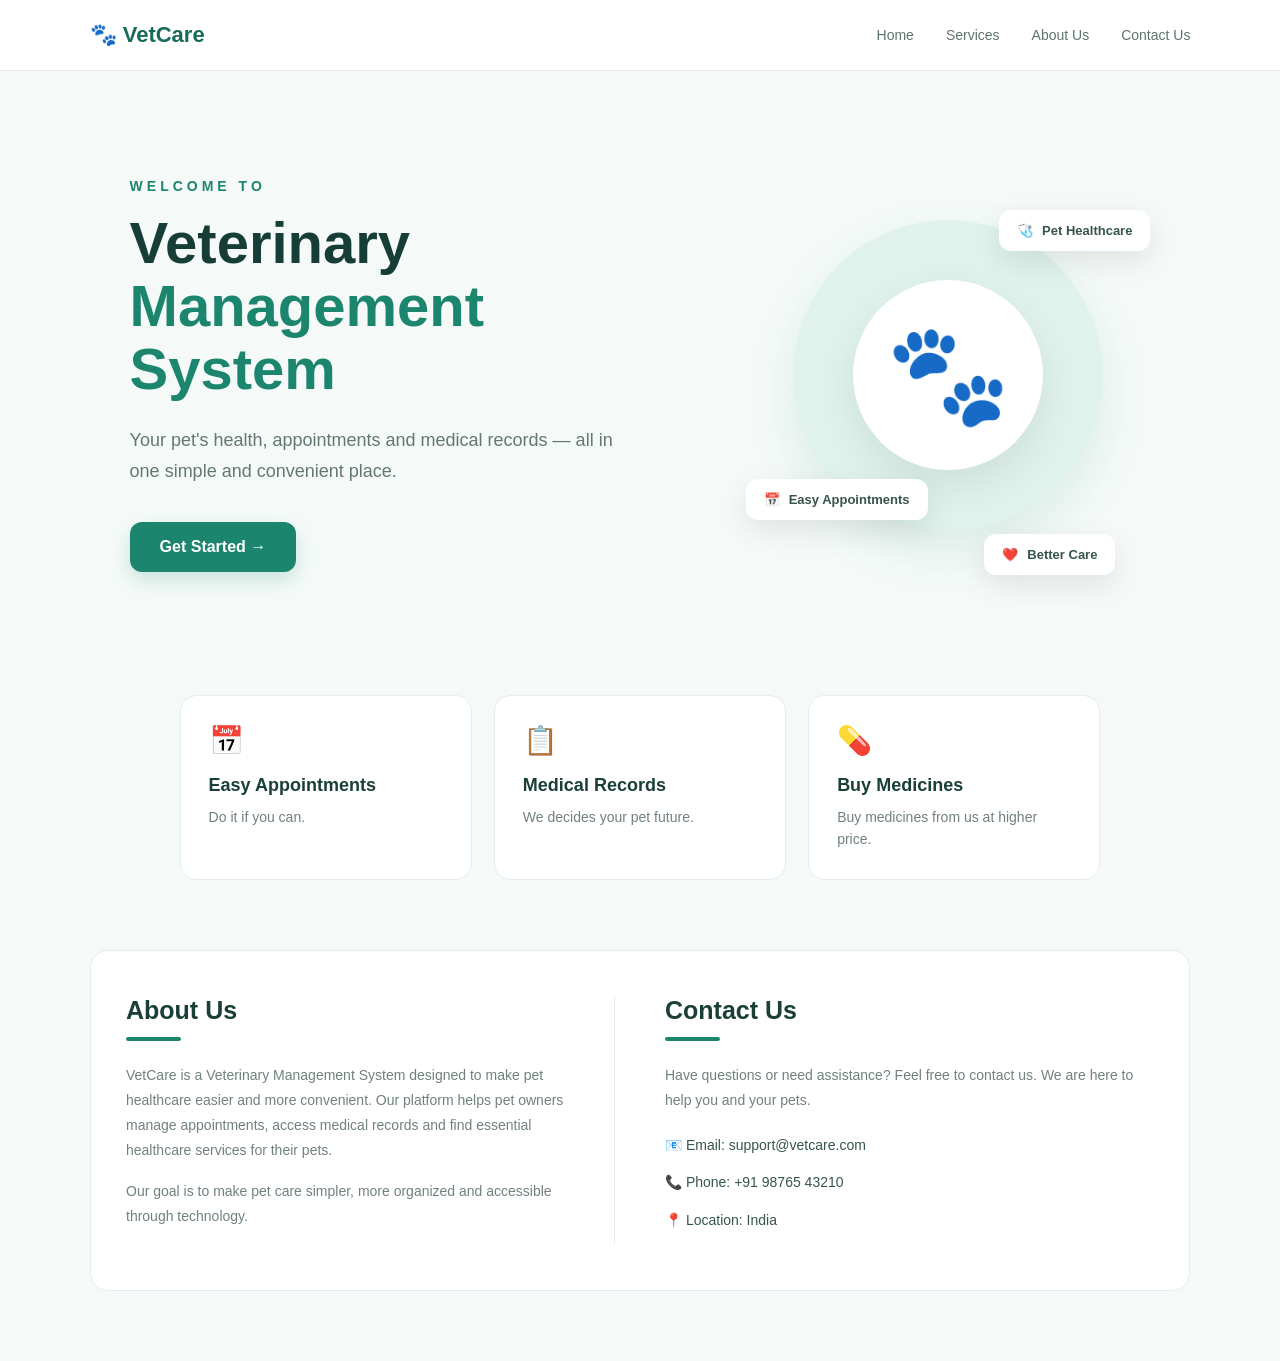
<file: index.html>
<!doctype html>
<html lang="en">
  <head>
    <meta charset="UTF-8" />
    <meta name="viewport" content="width=device-width, initial-scale=1.0" />
    <title>Veterinary Management System</title>
    <link rel="stylesheet" href="index.css" />
  </head>
  <body>
    <header class="navbar">
      <div class="logo">🐾 VetCare</div>
      <nav class="nav-links">
        <a href="#Home">Home</a>
        <a href="#feature">Services</a>
        <a href="#aboutus">About Us</a>
        <a href="#contactus">Contact Us</a>
      </nav>
    </header>
    <main>
      <section class="hero" id="Home">
        <div class="hero-content">
          <p class="welcome-text">WELCOME TO</p>
          <h1>
            Veterinary
            <span> Management System </span>
          </h1>
          <p class="description">
            Your pet's health, appointments and medical records — all in one
            simple and convenient place.
          </p>
          <a href="auth/login.html" class="primary-button"> Get Started → </a>
        </div>
        <div class="hero-visual">
          <div class="pet-circle">
            <div class="paw">🐾</div>
          </div>
          <div class="floating-card card-one">
            🩺
            <span> Pet Healthcare </span>
          </div>
          <div class="floating-card card-two">
            📅
            <span> Easy Appointments </span>
          </div>
          <div class="floating-card card-three">
            ❤️
            <span> Better Care </span>
          </div>
        </div>
      </section>
      <section class="features" id="feature">
        <div class="feature">
          <div class="feature-icon">📅</div>
          <h3>Easy Appointments</h3>
          <p>Do it if you can.</p>
        </div>
        <div class="feature">
          <div class="feature-icon">📋</div>
          <h3>Medical Records</h3>
          <p>We decides your pet future.</p>
        </div>
        <div class="feature">
          <div class="feature-icon">💊</div>
          <h3>Buy Medicines</h3>
          <p>Buy medicines from us at higher price.</p>
        </div>
      </section>
      <section class="info-section">
        <!-- About Us -->
        <div class="info-box" id="aboutus">
          <h2>About Us</h2>
          <div class="section-line"></div>

          <p>
            VetCare is a Veterinary Management System designed to make pet
            healthcare easier and more convenient. Our platform helps pet owners
            manage appointments, access medical records and find essential
            healthcare services for their pets.
          </p>

          <p>
            Our goal is to make pet care simpler, more organized and accessible
            through technology.
          </p>
        </div>

        <!-- Contact Us -->
        <div class="info-box" id="contactus">
          <h2>Contact Us</h2>
          <div class="section-line"></div>

          <p>
            Have questions or need assistance? Feel free to contact us. We are
            here to help you and your pets.
          </p>

          <div class="contact-details">
            <p>📧 Email: support@vetcare.com</p>
            <p>📞 Phone: +91 98765 43210</p>
            <p>📍 Location: India</p>
          </div>
        </div>
      </section>
    </main>
  </body>
</html>
</file>
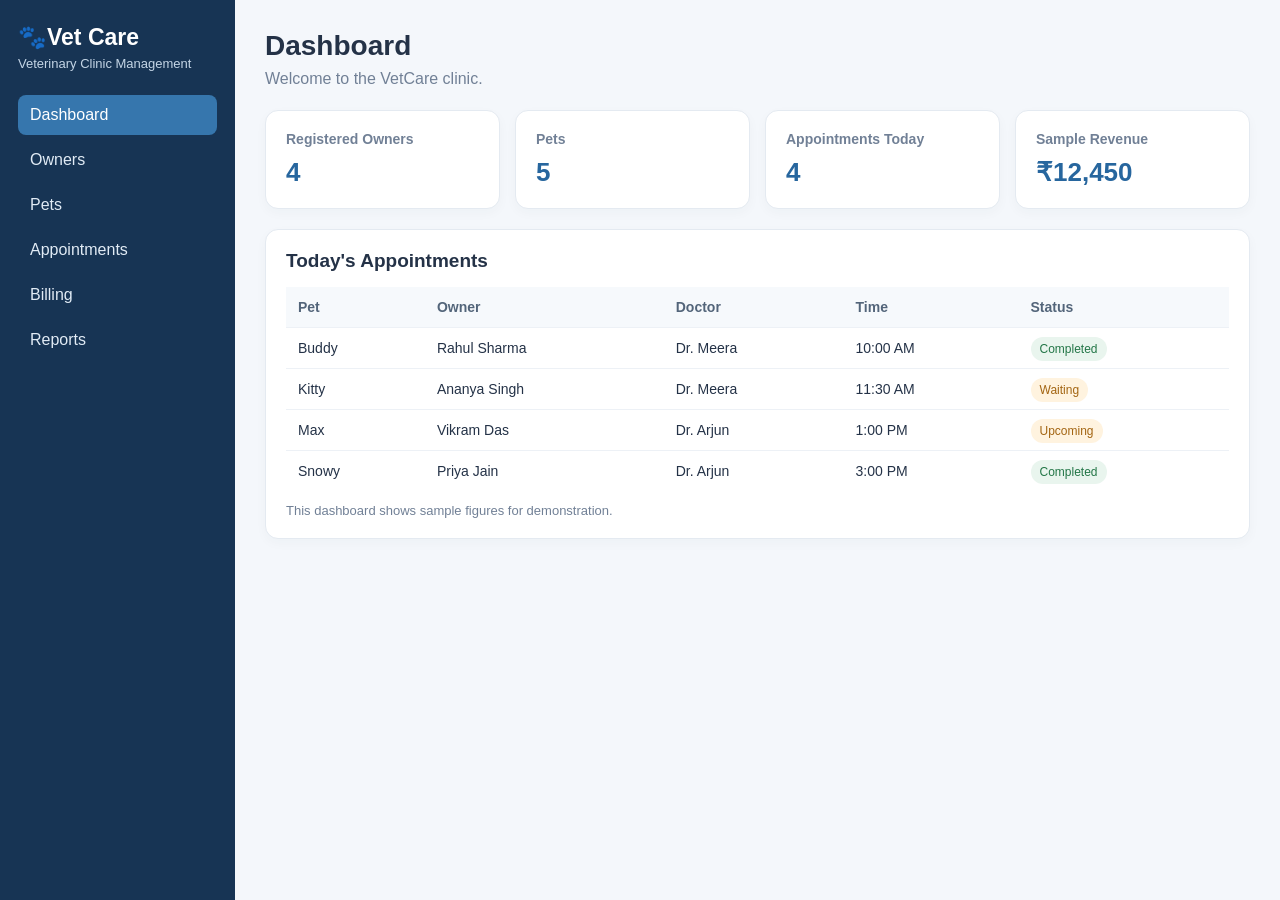
<file: Prashant (RECEPTIONIST)/index.html>
<!doctype html>
<html lang="en">
  <head>
    <meta charset="UTF-8" />
    <meta name="viewport" content="width=device-width,initial-scale=1" />
    <title>Vet Care | Dashboard</title>
    <link rel="stylesheet" href="style.css" />
  </head>

  <body>
    <aside class="sidebar">
      <div class="brand">🐾Vet Care</div>
      <p>Veterinary Clinic Management</p>
      <nav>
        <a class="active" href="index.html">Dashboard</a
        ><a class="" href="owners.html">Owners</a
        ><a class="" href="pets.html">Pets</a
        ><a class="" href="appointments.html">Appointments</a
        ><a class="" href="billing.html">Billing</a
        ><a class="" href="reports.html">Reports</a>
      </nav>
    </aside>
    <main class="main">
      <header class="top">
        <h1>Dashboard</h1>
        <p>Welcome to the VetCare clinic.</p>
      </header>
      <div class="cards">
        <div class="card">
          <h3>Registered Owners</h3>
          <strong>4</strong>
        </div>
        <div class="card">
          <h3>Pets</h3>
          <strong>5</strong>
        </div>
        <div class="card">
          <h3>Appointments Today</h3>
          <strong>4</strong>
        </div>
        <div class="card">
          <h3>Sample Revenue</h3>
          <strong>₹12,450</strong>
        </div>
      </div>
      <section class="panel">
        <h2>Today's Appointments</h2>
        <div class="tablewrap">
          <table>
            <tr>
              <th>Pet</th>
              <th>Owner</th>
              <th>Doctor</th>
              <th>Time</th>
              <th>Status</th>
            </tr>
            <tr>
              <td>Buddy</td>
              <td>Rahul Sharma</td>
              <td>Dr. Meera</td>
              <td>10:00 AM</td>
              <td><span class="tag">Completed</span></td>
            </tr>
            <tr>
              <td>Kitty</td>
              <td>Ananya Singh</td>
              <td>Dr. Meera</td>
              <td>11:30 AM</td>
              <td><span class="tag pending">Waiting</span></td>
            </tr>
            <tr>
              <td>Max</td>
              <td>Vikram Das</td>
              <td>Dr. Arjun</td>
              <td>1:00 PM</td>
              <td><span class="tag pending">Upcoming</span></td>
            </tr>
            <tr>
              <td>Snowy</td>
              <td>Priya Jain</td>
              <td>Dr. Arjun</td>
              <td>3:00 PM</td>
              <td><span class="tag">Completed</span></td>
            </tr>
          </table>
        </div>
        <p class="note">
          This dashboard shows sample figures for demonstration.
        </p>
      </section>
    </main>
    <script src="script.js"></script>
  </body>
</html>
</file>
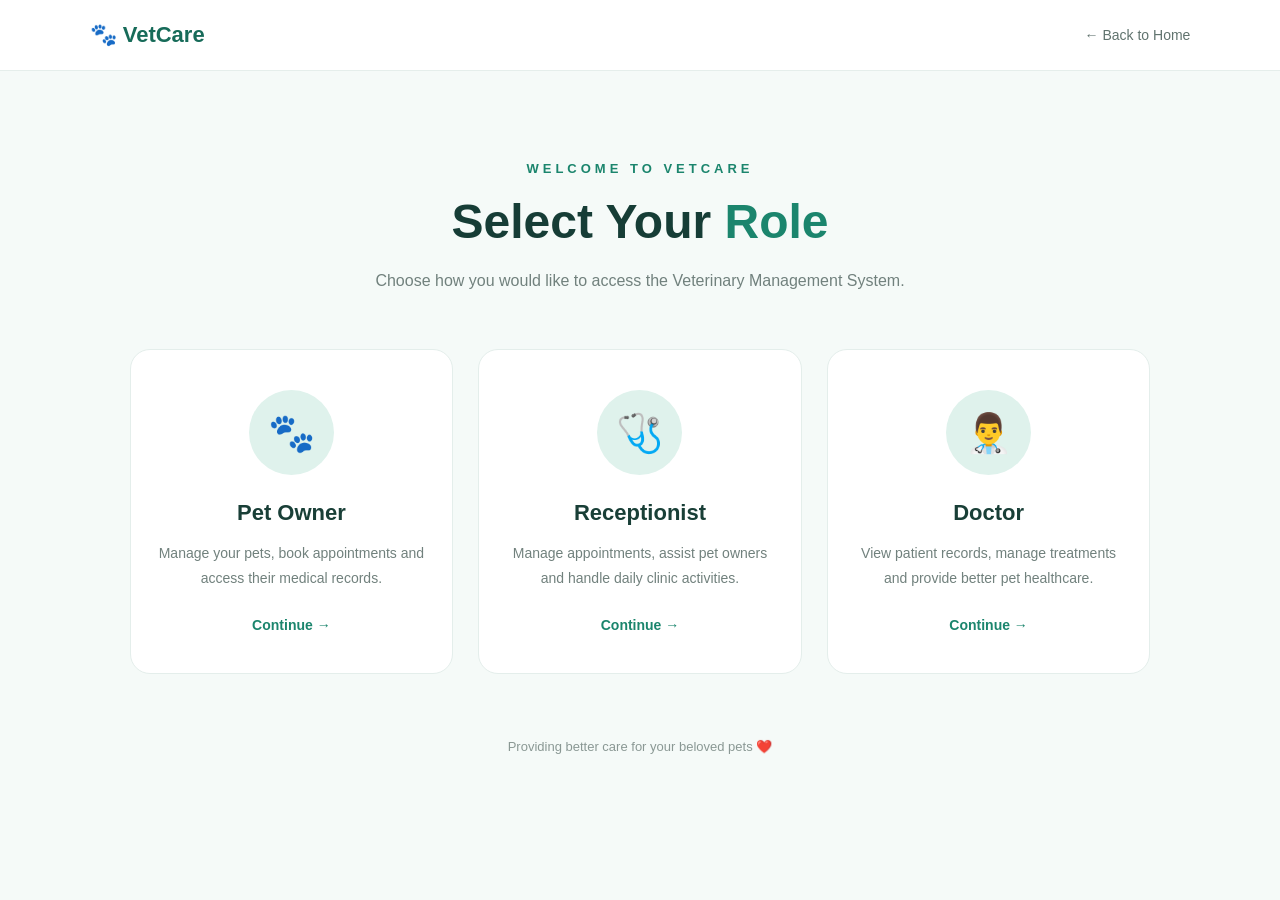
<file: auth/login.html>
<!DOCTYPE html>
<html lang="en">
<head>
    <meta charset="UTF-8">
    <meta name="viewport" content="width=device-width, initial-scale=1.0">
    <title>VetCare | Select Your Role</title>
    <link rel="stylesheet" href="login.css">
</head>
<body>

    <header class="navbar">
        <div class="logo">🐾 VetCare</div>
        <a href="../index.html" class="back-link">← Back to Home</a>
    </header>

    <main>
        <section class="selection-section">

            <p class="welcome-text">WELCOME TO VETCARE</p>

            <h1>Select Your <span>Role</span></h1>

            <p class="subtitle">
                Choose how you would like to access the Veterinary Management System.
            </p>

            <div class="role-container">

                <!-- Pet Owner -->
                <a href="../user/pet owner.html" class="role-card">
                    <div class="role-icon">🐾</div>
                    <h2>Pet Owner</h2>
                    <p>
                        Manage your pets, book appointments and
                        access their medical records.
                    </p>
                    <span class="card-link">Continue →</span>
                </a>

                <!-- Receptionist -->
                <a href="../Prashant(RECEPTIONIST)/index.html" class="role-card">
                    <div class="role-icon">🩺</div>
                    <h2>Receptionist</h2>
                    <p>
                        Manage appointments, assist pet owners
                        and handle daily clinic activities.
                    </p>
                    <span class="card-link">Continue →</span>
                </a>

                <!-- Doctor -->
                <a href="../doctor/doctor.html" class="role-card">
                    <div class="role-icon">👨‍⚕️</div>
                    <h2>Doctor</h2>
                    <p>
                        View patient records, manage treatments
                        and provide better pet healthcare.
                    </p>
                    <span class="card-link">Continue →</span>
                </a>

            </div>

            <p class="footer-text">
                Providing better care for your beloved pets ❤️
            </p>

        </section>
    </main>

</body>
</html>
</file>
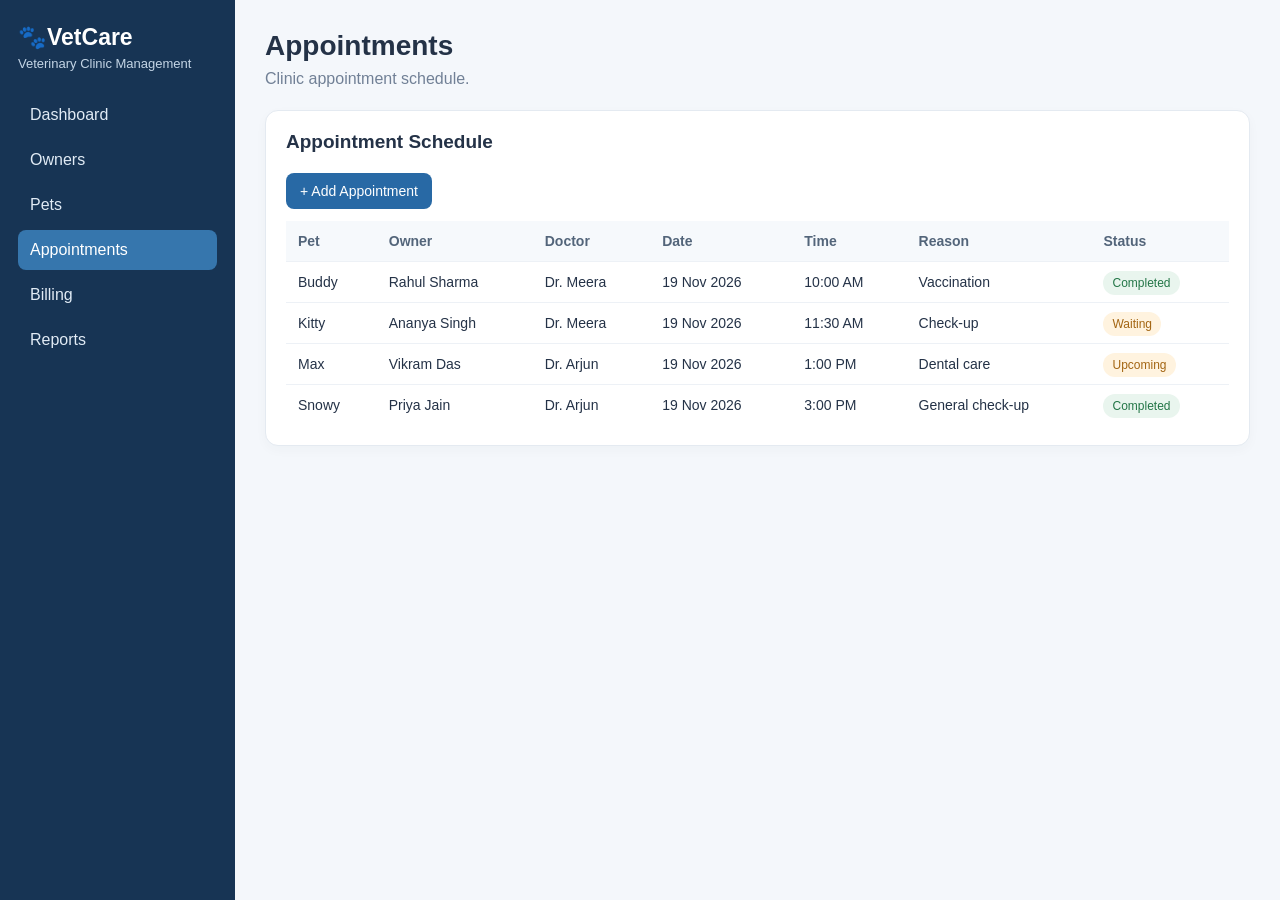
<file: Prashant (RECEPTIONIST)/appointments.html>
<!doctype html>
<html lang="en">
  <head>
    <meta charset="UTF-8" />
    <meta name="viewport" content="width=device-width,initial-scale=1" />
    <title>Vet Care | Appointments</title>
    <link rel="stylesheet" href="style.css" />
  </head>

  <body>
    <aside class="sidebar">
      <div class="brand">🐾VetCare</div>
      <p>Veterinary Clinic Management</p>
      <nav>
        <a class="" href="index.html">Dashboard</a
        ><a class="" href="owners.html">Owners</a
        ><a class="" href="pets.html">Pets</a
        ><a class="active" href="appointments.html">Appointments</a
        ><a class="" href="billing.html">Billing</a
        ><a class="" href="reports.html">Reports</a>
      </nav>
    </aside>
    <main class="main">
      <header class="top">
        <h1>Appointments</h1>
        <p>Clinic appointment schedule.</p>
      </header>
      <section class="panel">
        <h2>Appointment Schedule</h2>
        <button
          class="btn"
          type="button"
          onclick="toggleForm('appointmentForm')"
        >
          + Add Appointment
        </button>
        <form
          class="formbox"
          id="appointmentForm"
          data-table="appointmentTable"
        >
          <div class="formgrid">
            <label>Pet<input name="pet" required /></label
            ><label>Owner<input name="owner" required /></label
            ><label>Doctor<input name="doctor" required /></label
            ><label>Date<input name="date" type="date" required /></label
            ><label>Time<input name="time" type="time" required /></label
            ><label>Reason<input name="reason" required /></label
            ><label
              >Status<select name="status">
                <option>Upcoming</option>
                <option>Waiting</option>
                <option>Completed</option>
                <option>Cancelled</option>
              </select></label
            >
          </div>
          <button class="btn" type="submit">Add Appointment</button
          ><button
            class="btn secondary"
            type="button"
            onclick="toggleForm('appointmentForm')"
          >
            Cancel
          </button>
        </form>
        <div class="tablewrap">
          <table id="appointmentTable">
            <tr>
              <th>Pet</th>
              <th>Owner</th>
              <th>Doctor</th>
              <th>Date</th>
              <th>Time</th>
              <th>Reason</th>
              <th>Status</th>
            </tr>
            <tr>
              <td>Buddy</td>
              <td>Rahul Sharma</td>
              <td>Dr. Meera</td>
              <td>19 Nov 2026</td>
              <td>10:00 AM</td>
              <td>Vaccination</td>
              <td><span class="tag">Completed</span></td>
            </tr>
            <tr>
              <td>Kitty</td>
              <td>Ananya Singh</td>
              <td>Dr. Meera</td>
              <td>19 Nov 2026</td>
              <td>11:30 AM</td>
              <td>Check-up</td>
              <td><span class="tag pending">Waiting</span></td>
            </tr>
            <tr>
              <td>Max</td>
              <td>Vikram Das</td>
              <td>Dr. Arjun</td>
              <td>19 Nov 2026</td>
              <td>1:00 PM</td>
              <td>Dental care</td>
              <td><span class="tag pending">Upcoming</span></td>
            </tr>
            <tr>
              <td>Snowy</td>
              <td>Priya Jain</td>
              <td>Dr. Arjun</td>
              <td>19 Nov 2026</td>
              <td>3:00 PM</td>
              <td>General check-up</td>
              <td><span class="tag">Completed</span></td>
            </tr>
          </table>
        </div>
      </section>
    </main>
    <script src="script.js"></script>
  </body>
</html>
</file>
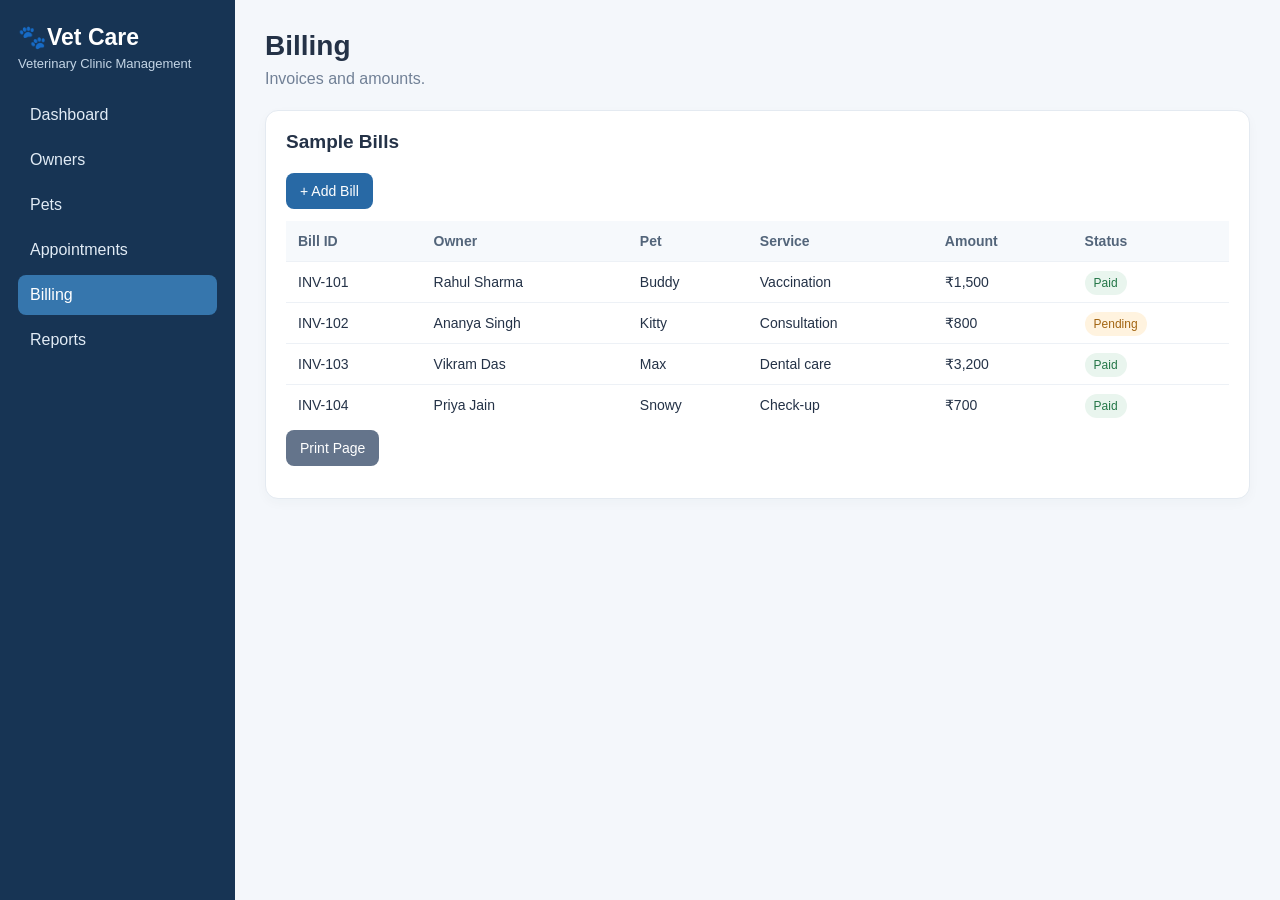
<file: Prashant (RECEPTIONIST)/billing.html>
<!doctype html>
<html lang="en">
  <head>
    <meta charset="UTF-8" />
    <meta name="viewport" content="width=device-width,initial-scale=1" />
    <title>Vet Care | Billing</title>
    <link rel="stylesheet" href="style.css" />
  </head>

  <body>
    <aside class="sidebar">
      <div class="brand">🐾Vet Care</div>
      <p>Veterinary Clinic Management</p>
      <nav>
        <a class="" href="index.html">Dashboard</a
        ><a class="" href="owners.html">Owners</a
        ><a class="" href="pets.html">Pets</a
        ><a class="" href="appointments.html">Appointments</a
        ><a class="active" href="billing.html">Billing</a
        ><a class="" href="reports.html">Reports</a>
      </nav>
    </aside>
    <main class="main">
      <header class="top">
        <h1>Billing</h1>
        <p>Invoices and amounts.</p>
      </header>
      <section class="panel">
        <h2>Sample Bills</h2>
        <button class="btn" type="button" onclick="toggleForm('billForm')">
          + Add Bill
        </button>
        <form class="formbox" id="billForm" data-table="billTable">
          <div class="formgrid">
            <label>Bill ID<input name="id" required /></label
            ><label>Owner<input name="owner" required /></label
            ><label>Pet<input name="pet" required /></label
            ><label>Service<input name="service" required /></label
            ><label
              >Amount (₹)<input
                name="amount"
                type="number"
                min="0"
                required /></label
            ><label
              >Status<select name="status">
                <option>Pending</option>
                <option>Paid</option>
              </select></label
            >
          </div>
          <button class="btn" type="submit">Add Bill</button
          ><button
            class="btn secondary"
            type="button"
            onclick="toggleForm('billForm')"
          >
            Cancel
          </button>
        </form>
        <div class="tablewrap">
          <table id="billTable">
            <tr>
              <th>Bill ID</th>
              <th>Owner</th>
              <th>Pet</th>
              <th>Service</th>
              <th>Amount</th>
              <th>Status</th>
            </tr>
            <tr>
              <td>INV-101</td>
              <td>Rahul Sharma</td>
              <td>Buddy</td>
              <td>Vaccination</td>
              <td>₹1,500</td>
              <td><span class="tag">Paid</span></td>
            </tr>
            <tr>
              <td>INV-102</td>
              <td>Ananya Singh</td>
              <td>Kitty</td>
              <td>Consultation</td>
              <td>₹800</td>
              <td><span class="tag pending">Pending</span></td>
            </tr>
            <tr>
              <td>INV-103</td>
              <td>Vikram Das</td>
              <td>Max</td>
              <td>Dental care</td>
              <td>₹3,200</td>
              <td><span class="tag">Paid</span></td>
            </tr>
            <tr>
              <td>INV-104</td>
              <td>Priya Jain</td>
              <td>Snowy</td>
              <td>Check-up</td>
              <td>₹700</td>
              <td><span class="tag">Paid</span></td>
            </tr>
          </table>
        </div>
        <button class="btn secondary" onclick="window.print()">
          Print Page
        </button>
      </section>
    </main>
    <script src="script.js"></script>
  </body>
</html>
</file>
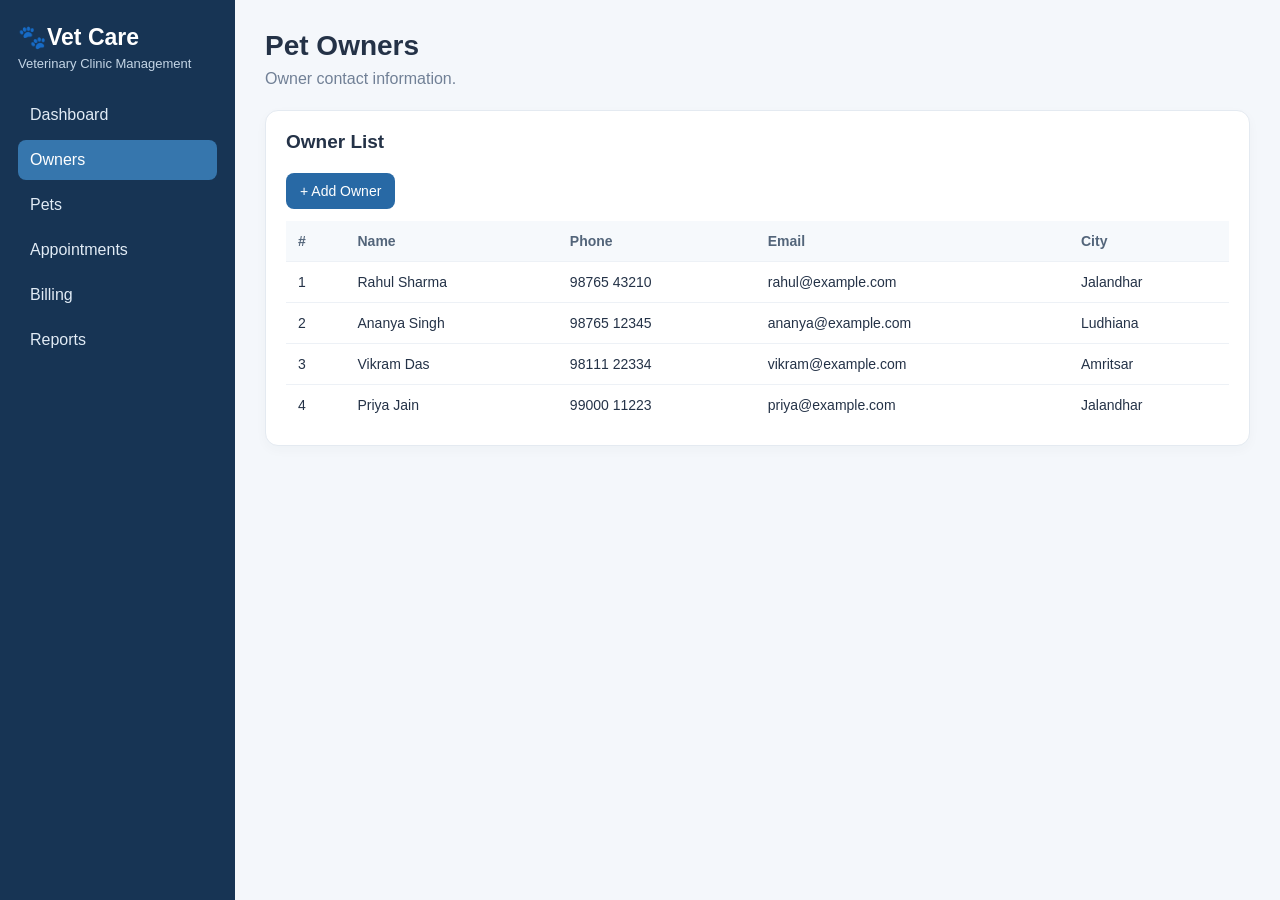
<file: Prashant (RECEPTIONIST)/owners.html>
<!doctype html>
<html lang="en">
  <head>
    <meta charset="UTF-8" />
    <meta name="viewport" content="width=device-width,initial-scale=1" />
    <title>Vet Care | Pet Owners</title>
    <link rel="stylesheet" href="style.css" />
  </head>

  <body>
    <aside class="sidebar">
      <div class="brand">🐾Vet Care</div>
      <p>Veterinary Clinic Management</p>
      <nav>
        <a class="" href="index.html">Dashboard</a
        ><a class="active" href="owners.html">Owners</a
        ><a class="" href="pets.html">Pets</a
        ><a class="" href="appointments.html">Appointments</a
        ><a class="" href="billing.html">Billing</a
        ><a class="" href="reports.html">Reports</a>
      </nav>
    </aside>
    <main class="main">
      <header class="top">
        <h1>Pet Owners</h1>
        <p>Owner contact information.</p>
      </header>
      <section class="panel">
        <h2>Owner List</h2>
        <button class="btn" type="button" onclick="toggleForm('ownerForm')">
          + Add Owner
        </button>
        <form class="formbox" id="ownerForm" data-table="ownerTable">
          <div class="formgrid">
            <label>Name<input name="name" required /></label
            ><label
              >Phone<input
                name="phone"
                required
                pattern="[0-9 +()-]{7,}" /></label
            ><label>Email<input name="email" type="email" /></label
            ><label>City<input name="city" /></label>
          </div>
          <button class="btn" type="submit">Add to List</button
          ><button
            class="btn secondary"
            type="button"
            onclick="toggleForm('ownerForm')"
          >
            Cancel
          </button>
        </form>
        <div class="tablewrap">
          <table id="ownerTable">
            <tr>
              <th>#</th>
              <th>Name</th>
              <th>Phone</th>
              <th>Email</th>
              <th>City</th>
            </tr>
            <tr>
              <td>1</td>
              <td>Rahul Sharma</td>
              <td>98765 43210</td>
              <td>rahul@example.com</td>
              <td>Jalandhar</td>
            </tr>
            <tr>
              <td>2</td>
              <td>Ananya Singh</td>
              <td>98765 12345</td>
              <td>ananya@example.com</td>
              <td>Ludhiana</td>
            </tr>
            <tr>
              <td>3</td>
              <td>Vikram Das</td>
              <td>98111 22334</td>
              <td>vikram@example.com</td>
              <td>Amritsar</td>
            </tr>
            <tr>
              <td>4</td>
              <td>Priya Jain</td>
              <td>99000 11223</td>
              <td>priya@example.com</td>
              <td>Jalandhar</td>
            </tr>
          </table>
        </div>
      </section>
    </main>
    <script src="script.js"></script>
  </body>
</html>
</file>
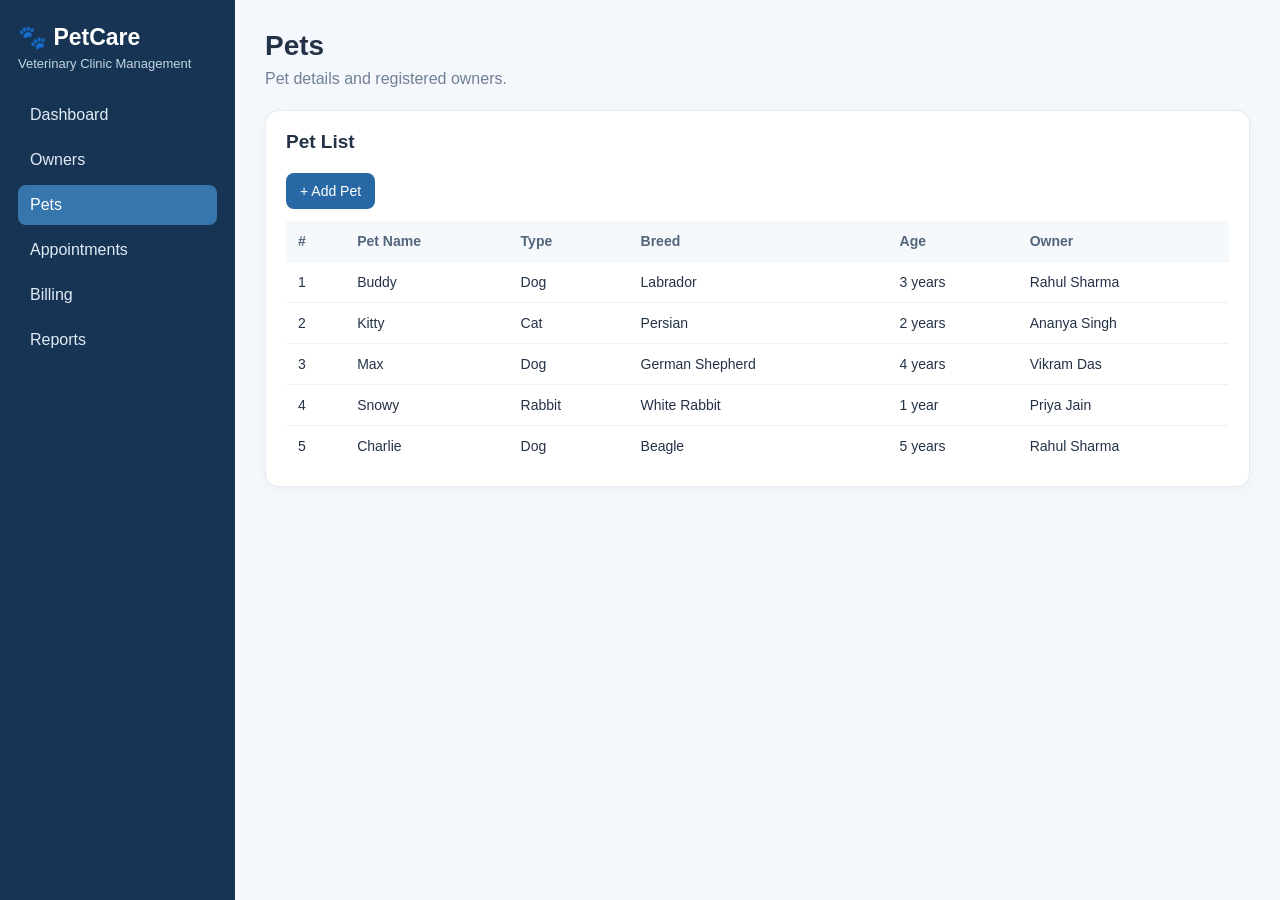
<file: Prashant (RECEPTIONIST)/pets.html>
<!doctype html>
<html lang="en">
  <head>
    <meta charset="UTF-8" />
    <meta name="viewport" content="width=device-width,initial-scale=1" />
    <title>PetCare | Pets</title>
    <link rel="stylesheet" href="style.css" />
  </head>

  <body>
    <aside class="sidebar">
      <div class="brand">🐾 PetCare</div>
      <p>Veterinary Clinic Management</p>
      <nav>
        <a class="" href="index.html">Dashboard</a
        ><a class="" href="owners.html">Owners</a
        ><a class="active" href="pets.html">Pets</a
        ><a class="" href="appointments.html">Appointments</a
        ><a class="" href="billing.html">Billing</a
        ><a class="" href="reports.html">Reports</a>
      </nav>
    </aside>
    <main class="main">
      <header class="top">
        <h1>Pets</h1>
        <p>Pet details and registered owners.</p>
      </header>
      <section class="panel">
        <h2>Pet List</h2>
        <button class="btn" type="button" onclick="toggleForm('petForm')">
          + Add Pet
        </button>
        <form class="formbox" id="petForm" data-table="petTable">
          <div class="formgrid">
            <label>Pet Name<input name="name" required /></label
            ><label
              >Type<select name="type" required>
                <option value="">Choose</option>
                <option>Dog</option>
                <option>Cat</option>
                <option>Rabbit</option>
                <option>Bird</option>
                <option>Other</option>
              </select></label
            ><label>Breed<input name="breed" /></label
            ><label>Age<input name="age" placeholder="e.g. 2 years" /></label
            ><label>Owner<input name="owner" required /></label>
          </div>
          <button class="btn" type="submit">Add to List</button
          ><button
            class="btn secondary"
            type="button"
            onclick="toggleForm('petForm')"
          >
            Cancel
          </button>
        </form>
        <div class="tablewrap">
          <table id="petTable">
            <tr>
              <th>#</th>
              <th>Pet Name</th>
              <th>Type</th>
              <th>Breed</th>
              <th>Age</th>
              <th>Owner</th>
            </tr>
            <tr>
              <td>1</td>
              <td>Buddy</td>
              <td>Dog</td>
              <td>Labrador</td>
              <td>3 years</td>
              <td>Rahul Sharma</td>
            </tr>
            <tr>
              <td>2</td>
              <td>Kitty</td>
              <td>Cat</td>
              <td>Persian</td>
              <td>2 years</td>
              <td>Ananya Singh</td>
            </tr>
            <tr>
              <td>3</td>
              <td>Max</td>
              <td>Dog</td>
              <td>German Shepherd</td>
              <td>4 years</td>
              <td>Vikram Das</td>
            </tr>
            <tr>
              <td>4</td>
              <td>Snowy</td>
              <td>Rabbit</td>
              <td>White Rabbit</td>
              <td>1 year</td>
              <td>Priya Jain</td>
            </tr>
            <tr>
              <td>5</td>
              <td>Charlie</td>
              <td>Dog</td>
              <td>Beagle</td>
              <td>5 years</td>
              <td>Rahul Sharma</td>
            </tr>
          </table>
        </div>
      </section>
    </main>
    <script src="script.js"></script>
  </body>
</html>
</file>
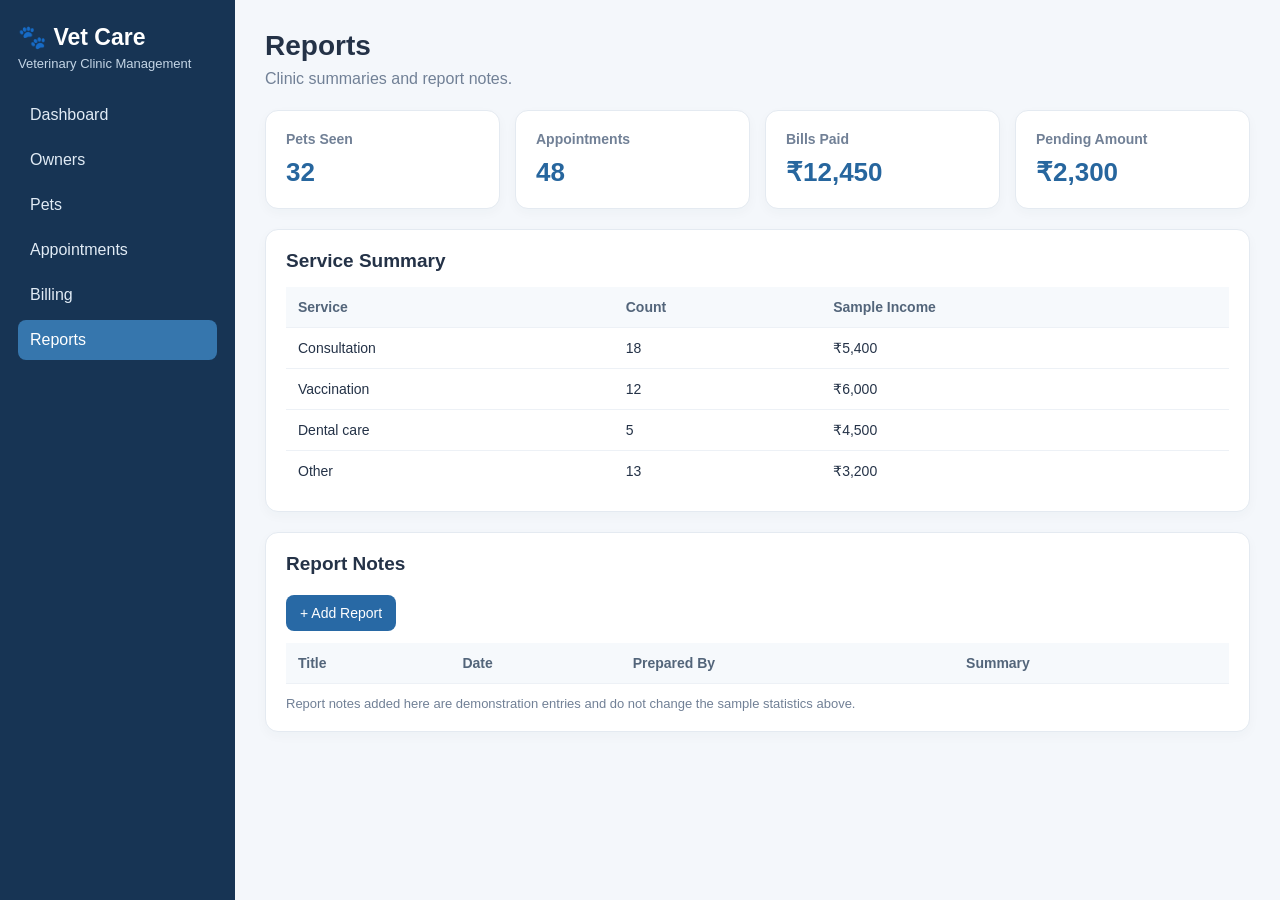
<file: Prashant (RECEPTIONIST)/reports.html>
<!doctype html>
<html lang="en">
  <head>
    <meta charset="UTF-8" />
    <meta name="viewport" content="width=device-width,initial-scale=1" />
    <title>Vet Care | Reports</title>
    <link rel="stylesheet" href="style.css" />
  </head>

  <body>
    <aside class="sidebar">
      <div class="brand">🐾 Vet Care</div>
      <p>Veterinary Clinic Management</p>
      <nav>
        <a class="" href="index.html">Dashboard</a
        ><a class="" href="owners.html">Owners</a
        ><a class="" href="pets.html">Pets</a
        ><a class="" href="appointments.html">Appointments</a
        ><a class="" href="billing.html">Billing</a
        ><a class="active" href="reports.html">Reports</a>
      </nav>
    </aside>
    <main class="main">
      <header class="top">
        <h1>Reports</h1>
        <p>Clinic summaries and report notes.</p>
      </header>
      <div class="cards">
        <div class="card">
          <h3>Pets Seen</h3>
          <strong>32</strong>
        </div>
        <div class="card">
          <h3>Appointments</h3>
          <strong>48</strong>
        </div>
        <div class="card">
          <h3>Bills Paid</h3>
          <strong>₹12,450</strong>
        </div>
        <div class="card">
          <h3>Pending Amount</h3>
          <strong>₹2,300</strong>
        </div>
      </div>
      <section class="panel">
        <h2>Service Summary</h2>
        <div class="tablewrap">
          <table>
            <tr>
              <th>Service</th>
              <th>Count</th>
              <th>Sample Income</th>
            </tr>
            <tr>
              <td>Consultation</td>
              <td>18</td>
              <td>₹5,400</td>
            </tr>
            <tr>
              <td>Vaccination</td>
              <td>12</td>
              <td>₹6,000</td>
            </tr>
            <tr>
              <td>Dental care</td>
              <td>5</td>
              <td>₹4,500</td>
            </tr>
            <tr>
              <td>Other</td>
              <td>13</td>
              <td>₹3,200</td>
            </tr>
          </table>
        </div>
      </section>
      <section class="panel">
        <h2>Report Notes</h2>
        <button class="btn" type="button" onclick="toggleForm('reportForm')">
          + Add Report
        </button>
        <form class="formbox" id="reportForm" data-table="reportTable">
          <div class="formgrid">
            <label>Report Title<input name="title" required /></label
            ><label>Date<input name="date" type="date" required /></label
            ><label>Prepared By<input name="author" /></label
            ><label
              >Summary<textarea name="summary" rows="3" required></textarea>
            </label>
          </div>
          <button class="btn" type="submit">Add Report</button
          ><button
            class="btn secondary"
            type="button"
            onclick="toggleForm('reportForm')"
          >
            Cancel
          </button>
        </form>
        <div class="tablewrap">
          <table id="reportTable">
            <tr>
              <th>Title</th>
              <th>Date</th>
              <th>Prepared By</th>
              <th>Summary</th>
            </tr>
          </table>
        </div>
        <p class="note">
          Report notes added here are demonstration entries and do not change
          the sample statistics above.
        </p>
      </section>
    </main>
    <script src="script.js"></script>
  </body>
</html>
</file>
<file: index.css>
* {
  margin: 0;
  padding: 0;
  box-sizing: border-box;
}
html {
  scroll-behavior: smooth;
  scroll-padding-top: 100px;
}

body {
  font-family: Arial, Helvetica, sans-serif;
  background: #f5faf8;
  color: #193b35;
  min-height: 100vh;
  padding-top: 75px;
}
.navbar {
  width: 100%;
  display: flex;
  justify-content: space-between;
  align-items: center;
  padding: 22px 7%;
  background: #ffffff;
  border-bottom: 1px solid #e5eeeb;

  position: fixed;
  top: 0;
  left: 0;
  z-index: 1000;
}
.logo {
  font-size: 22px;
  font-weight: 700;
  color: #176b59;
}

.nav-links {
  display: flex;
  gap: 32px;
}

.nav-links a {
  text-decoration: none;
  color: #60736e;
  font-size: 14px;
  transition: 0.2s;
}

.nav-links a:hover {
  color: #176b59;
}

.hero {
  max-width: 1200px;
  margin: auto;
  min-height: 600px;
  padding: 70px 7%;
  display: flex;
  align-items: center;
  justify-content: space-between;
  gap: 60px;
}

.hero-content {
  max-width: 580px;
}

.welcome-text {
  color: #1b856d;
  font-size: 14px;
  font-weight: 700;
  letter-spacing: 4px;
  margin-bottom: 18px;
}

.hero-content h1 {
  font-size: 58px;
  line-height: 1.08;
  color: #163d36;
  margin-bottom: 25px;
}

.hero-content h1 span {
  display: block;
  color: #1b856d;
}

.description {
  max-width: 500px;
  font-size: 18px;
  line-height: 1.7;
  color: #647772;
  margin-bottom: 35px;
}

.primary-button {
  display: inline-block;
  padding: 16px 30px;
  background: #1b856d;
  color: white;
  text-decoration: none;
  font-size: 16px;
  font-weight: 600;
  border-radius: 12px;
  box-shadow: 0 8px 20px rgba(27, 133, 109, 0.2);
  transition: 0.25s;
}

.primary-button:hover {
  background: #146b58;
  transform: translateY(-2px);
  box-shadow: 0 12px 25px rgba(27, 133, 109, 0.25);
}

.hero-visual {
  position: relative;
  width: 420px;
  height: 420px;
  display: flex;
  justify-content: center;
  align-items: center;
}

.pet-circle {
  width: 310px;
  height: 310px;
  border-radius: 50%;
  background: #dff2ec;
  display: flex;
  justify-content: center;
  align-items: center;
  box-shadow: 0 20px 50px rgba(27, 133, 109, 0.12);
}

.paw {
  width: 190px;
  height: 190px;
  border-radius: 50%;
  background: white;
  display: flex;
  align-items: center;
  justify-content: center;
  font-size: 100px;
  box-shadow: 0 15px 40px rgba(0, 0, 0, 0.08);
}

.floating-card {
  position: absolute;
  background: white;
  padding: 13px 18px;
  border-radius: 12px;
  box-shadow: 0 10px 30px rgba(0, 0, 0, 0.09);
  display: flex;
  align-items: center;
  gap: 9px;
  font-size: 13px;
  font-weight: 600;
  color: #36544d;
}

.card-one {
  top: 45px;
  right: 0;
}

.card-two {
  bottom: 65px;
  left: 0;
}

.card-three {
  bottom: 10px;
  right: 35px;
}

.features {
  max-width: 1100px;
  margin: 20px auto 70px;
  padding: 0 7%;
  display: grid;
  grid-template-columns: repeat(3, 1fr);
  gap: 22px;
}

.feature {
  background: white;
  padding: 28px;
  border-radius: 16px;
  border: 1px solid #e4eeeb;
  transition: 0.25s;
}

.feature:hover {
  transform: translateY(-4px);
  box-shadow: 0 10px 30px rgba(0, 0, 0, 0.06);
}

.feature-icon {
  font-size: 28px;
  margin-bottom: 18px;
}

.feature h3 {
  font-size: 18px;
  margin-bottom: 10px;
  color: #193f37;
}

.feature p {
  color: #71817d;
  font-size: 14px;
  line-height: 1.6;
}

.staff-section {
  text-align: center;
  padding: 30px 20px 45px;
}

.staff-section p {
  color: #788782;
  font-size: 14px;
  margin-bottom: 12px;
}

.staff-links {
  display: flex;
  justify-content: center;
  align-items: center;
  gap: 14px;
}

.staff-links a {
  color: #1b856d;
  text-decoration: none;
  font-size: 14px;
  font-weight: 600;
}

.staff-links a:hover {
  text-decoration: underline;
}

.staff-links span {
  color: #b3c0bd;
}

footer {
  text-align: center;
  padding: 25px;
  border-top: 1px solid #e5eeeb;
  color: #8a9894;
  font-size: 12px;
  background: white;
}

@media (max-width: 900px) {
  .nav-links {
    display: none;
  }
  .hero {
    flex-direction: column;
    text-align: center;
    padding-top: 55px;
  }

  .description {
    margin-left: auto;
    margin-right: auto;
  }

  .hero-visual {
    width: 350px;
    height: 350px;
  }

  .pet-circle {
    width: 260px;
    height: 260px;
  }

  .paw {
    width: 160px;
    height: 160px;
    font-size: 80px;
  }

  .features {
    grid-template-columns: 1fr;
  }
}

@media (max-width: 600px) {
  .navbar {
    padding: 18px 5%;
  }

  .nav-links {
    display: none;
  }

  .hero {
    padding: 45px 5%;
  }

  .hero-content h1 {
    font-size: 40px;
  }

  .description {
    font-size: 16px;
  }

  .hero-visual {
    width: 300px;
    height: 300px;
  }

  .pet-circle {
    width: 220px;
    height: 220px;
  }

  .paw {
    width: 135px;
    height: 135px;
    font-size: 65px;
  }

  .floating-card {
    font-size: 11px;
    padding: 10px 12px;
  }
}
/* About Us and Contact Us Section */

.info-section {
  max-width: 1100px;
  margin: 40px auto 70px;
  padding: 45px 35px;
  display: grid;
  grid-template-columns: 1fr 1fr;
  gap: 50px;
  background: #ffffff;
  border: 1px solid #e4eeeb;
  border-radius: 18px;
}

.info-box {
  text-align: left;
}

.info-box h2 {
  font-size: 25px;
  color: #193f37;
  margin-bottom: 12px;
}

.section-line {
  width: 55px;
  height: 4px;
  background: #1b856d;
  border-radius: 5px;
  margin-bottom: 22px;
}

.info-box p {
  font-size: 14px;
  line-height: 1.8;
  color: #71817d;
  margin-bottom: 15px;
}

.contact-details {
  margin-top: 20px;
}

.contact-details p {
  color: #36544d;
  font-weight: 500;
  margin-bottom: 12px;
}
.info-box:first-child {
  border-right: 1px solid #e4eeeb;
  padding-right: 35px;
}
/* Responsive Design */

@media (max-width: 700px) {
  .info-section {
    grid-template-columns: 1fr;
    gap: 35px;
    margin: 25px 5% 50px;
    padding: 30px 22px;
  }
  .info-box:first-child {
    border-right: none;
    border-bottom: 1px solid #e4eeeb;
    padding-right: 0;
    padding-bottom: 30px;
  }
}
</file>
<file: Prashant (RECEPTIONIST)/style.css>
/* Universal selector: Applies these settings to all HTML elements */
* {
  box-sizing: border-box; /* Includes padding and border within the element's total width and height */
  margin: 0; /* Removes default outer spacing */
  padding: 0; /* Removes default inner spacing */
}

/* Styles the entire webpage body */
body {
  font-family: Arial, sans-serif; /* Sets the font style */
  background: #f4f7fb; /* Sets a light background color */
  color: #243247; /* Sets the default text color */
  min-height: 100vh; /* Makes the body at least as tall as the screen */
  display: flex; /* Places the sidebar and main content side by side */
}

/* Styles the left navigation sidebar */
.sidebar {
  width: 235px; /* Sets the sidebar width */
  flex-shrink: 0; /* Prevents the sidebar from becoming smaller */
  background: #173454; /* Sets the sidebar background color */
  color: white; /* Sets the text color to white */
  padding: 24px 18px; /* Adds space inside the sidebar */
}

/* Styles the clinic brand name/logo text */
.brand {
  font-size: 23px; /* Sets the brand text size */
  font-weight: bold; /* Makes the brand text bold */
  margin-bottom: 5px; /* Adds space below the brand */
}

/* Styles the paragraph inside the sidebar */
.sidebar p {
  color: #c4d5e6; /* Sets a light blue text color */
  font-size: 13px; /* Sets a small font size */
  margin-bottom: 24px; /* Adds space below the paragraph */
}

/* Styles navigation links inside the sidebar */
.sidebar nav a {
  display: block; /* Makes each link occupy its own line */
  text-decoration: none; /* Removes the underline from links */
  color: #e1ebf5; /* Sets the link text color */
  padding: 11px 12px; /* Adds space inside each link */
  border-radius: 8px; /* Makes link corners rounded */
  margin: 5px 0; /* Adds space above and below each link */
}

/* Styles navigation links when hovered or when they are active */
.sidebar nav a:hover,
.sidebar nav a.active {
  background: #3676ad; /* Changes the link background color */
  color: white; /* Changes the text color to white */
}

/* Styles the main content area of the webpage */
.main {
  width: 100%; /* Uses the available width */
  padding: 30px; /* Adds space inside the main content */
  max-width: 1500px; /* Prevents content from becoming too wide */
}

/* Adds spacing below the top header section */
.top {
  margin-bottom: 22px; /* Creates space below the header */
}

/* Styles the main heading inside the header */
.top h1 {
  font-size: 28px; /* Sets the heading size */
  margin-bottom: 8px; /* Adds space below the heading */
}

/* Styles the header paragraph and note text */
.top p,
.note {
  color: #718096; /* Sets a muted grey-blue text color */
}

/* Styles the dashboard cards container */
.cards {
  display: grid; /* Uses CSS Grid to arrange the cards */
  grid-template-columns: repeat(
    auto-fit,
    minmax(170px, 1fr)
  ); /* Creates responsive columns with a minimum width of 170px */
  gap: 15px; /* Adds space between cards */
  margin: 20px 0; /* Adds vertical space around the cards */
}

/* Styles individual cards and content panels */
.card,
.panel {
  background: white; /* Sets the background color to white */
  border: 1px solid #e4eaf1; /* Adds a light border */
  border-radius: 13px; /* Makes corners rounded */
  padding: 20px; /* Adds inner spacing */
  box-shadow: 0 4px 12px #20364a08; /* Adds a subtle shadow */
}

/* Styles the headings inside dashboard cards */
.card h3 {
  font-size: 14px; /* Sets the heading size */
  color: #718096; /* Sets the heading color */
  margin-bottom: 10px; /* Adds space below the heading */
}

/* Styles the important numbers inside dashboard cards */
.card strong {
  font-size: 26px; /* Makes the numbers larger */
  color: #27669e; /* Sets the number color to blue */
}

/* Adds spacing below each content panel */
.panel {
  margin-bottom: 20px; /* Separates panels from each other */
}

/* Styles headings inside panels */
.panel h2 {
  font-size: 19px; /* Sets the panel heading size */
  margin-bottom: 15px; /* Adds space below the heading */
}

/* Makes tables scroll horizontally when they are too wide */
.tablewrap {
  overflow-x: auto; /* Allows horizontal scrolling if necessary */
}

/* Styles the tables */
table {
  width: 100%; /* Makes the table use the full available width */
  min-width: 600px; /* Prevents the table from becoming too narrow */
  border-collapse: collapse; /* Removes gaps between table borders */
}

/* Styles table heading cells and regular cells */
th,
td {
  text-align: left; /* Aligns text to the left */
  padding: 12px; /* Adds space inside each cell */
  border-bottom: 1px solid #edf1f6; /* Adds a bottom border to cells */
  font-size: 14px; /* Sets the text size */
}

/* Styles table heading cells */
th {
  background: #f6f9fc; /* Sets a light background color */
  color: #53657a; /* Sets the heading text color */
}

/* Removes the bottom border from the last row's cells */
tr:last-child td {
  border-bottom: 0; /* Removes the bottom border */
}

/* Styles status tags such as Paid and Completed */
.tag {
  background: #e9f5ee; /* Sets a light green background */
  color: #237647; /* Sets a green text color */
  padding: 5px 9px; /* Adds space inside the tag */
  border-radius: 20px; /* Makes the tag pill-shaped */
  font-size: 12px; /* Sets the tag text size */
}

/* Styles pending status tags */
.tag.pending {
  background: #fff3df; /* Sets a light orange background */
  color: #a36512; /* Sets an orange-brown text color */
}

/* Styles buttons */
.btn {
  border: 0; /* Removes the default button border */
  background: #2869a5; /* Sets the button background color */
  color: white; /* Sets the button text color */
  padding: 10px 14px; /* Adds space inside the button */
  border-radius: 8px; /* Makes button corners rounded */
  cursor: pointer; /* Shows a hand cursor when hovering */
  font-size: 14px; /* Sets the button text size */
  margin: 5px 4px 12px 0; /* Adds space around the button */
}

/* Changes the button background when the mouse hovers over it */
.btn:hover {
  background: #1c4f80; /* Darkens the button background */
}

/* Styles secondary buttons differently */
.btn.secondary {
  background: #64748b; /* Sets a grey background color */
}

/* Styles the form container which is hidden by default */
.formbox {
  display: none; /* Hides the form initially */
  background: #f7fafc; /* Sets a light background color */
  border: 1px solid #dce5ef; /* Adds a light border */
  border-radius: 10px; /* Makes form corners rounded */
  padding: 18px; /* Adds space inside the form */
  margin: 12px 0 18px; /* Adds space around the form */
}

/* Displays the form when the show class is added */
.formbox.show {
  display: block; /* Makes the form visible */
}

/* Arranges form fields in a responsive grid */
.formgrid {
  display: grid; /* Uses CSS Grid for form layout */
  grid-template-columns: repeat(
    auto-fit,
    minmax(190px, 1fr)
  ); /* Creates responsive form columns */
  gap: 13px; /* Adds space between form fields */
}

/* Styles labels inside the form */
.formgrid label {
  display: block; /* Places the label on its own line */
  font-size: 13px; /* Sets the label text size */
  font-weight: bold; /* Makes labels bold */
  color: #4b5d70; /* Sets the label text color */
}

/* Styles input fields, dropdowns and textareas */
.formgrid input,
.formgrid select,
.formgrid textarea {
  width: 100%; /* Makes the input use the full available width */
  margin-top: 6px; /* Adds space above the input */
  padding: 10px; /* Adds inner spacing */
  border: 1px solid #cbd5e1; /* Adds a light border */
  border-radius: 7px; /* Makes corners rounded */
  font: inherit; /* Uses the font of the parent element */
  background: white; /* Sets the background color */
}

/* Styles textarea fields */
.formgrid textarea {
  resize: vertical; /* Allows the user to resize vertically */
}

/* Styles small note text */
.note {
  font-size: 13px; /* Sets the note text size */
  margin-top: 12px; /* Adds space above the note */
}

/* Styles messages shown when a table or section is empty */
.empty {
  color: #738197; /* Sets a muted text color */
  font-style: italic; /* Makes the text italic */
}

/* Applies responsive styles when the screen width is 720px or less */
@media (max-width: 720px) {
  /* Changes the body layout for smaller screens */
  body {
    display: block; /* Stacks the sidebar and main content vertically */
  }

  /* Adjusts the sidebar for mobile screens */
  .sidebar {
    width: 100%; /* Makes the sidebar full width */
    padding: 16px; /* Reduces sidebar padding */
  }

  /* Arranges sidebar navigation links on smaller screens */
  .sidebar nav {
    display: flex; /* Uses Flexbox for navigation links */
    flex-wrap: wrap; /* Allows links to move to the next line */
  }

  /* Adjusts navigation link spacing on smaller screens */
  .sidebar nav a {
    padding: 9px; /* Reduces link padding */
    margin: 3px; /* Reduces link margins */
  }

  /* Adjusts the main content area on smaller screens */
  .main {
    padding: 18px; /* Reduces main content padding */
  }

  /* Reduces heading size on smaller screens */
  .top h1 {
    font-size: 24px; /* Makes the main heading smaller */
  }
}
</file>
<file: auth/login.css>
* {
    margin: 0;
    padding: 0;
    box-sizing: border-box;
}

body {
    font-family: Arial, Helvetica, sans-serif;
    background: #f5faf8;
    color: #193b35;
    min-height: 100vh;
}

/* Navbar */

.navbar {
    width: 100%;
    padding: 22px 7%;
    display: flex;
    justify-content: space-between;
    align-items: center;
    background: #ffffff;
    border-bottom: 1px solid #e5eeeb;
}

.logo {
    font-size: 22px;
    font-weight: 700;
    color: #176b59;
}

.back-link {
    text-decoration: none;
    color: #60736e;
    font-size: 14px;
    transition: 0.3s;
}

.back-link:hover {
    color: #1b856d;
    transform: translateX(-4px);
}

/* Main Section */

.selection-section {
    max-width: 1200px;
    margin: auto;
    padding: 90px 7% 60px;
    text-align: center;
    animation: fadeIn 0.8s ease;
}

.welcome-text {
    color: #1b856d;
    font-size: 13px;
    font-weight: 700;
    letter-spacing: 4px;
    margin-bottom: 18px;
}

.selection-section h1 {
    font-size: 48px;
    color: #163d36;
    margin-bottom: 18px;
}

.selection-section h1 span {
    color: #1b856d;
}

.subtitle {
    color: #71817d;
    font-size: 16px;
    line-height: 1.7;
    margin-bottom: 55px;
}

/* Role Cards */

.role-container {
    display: grid;
    grid-template-columns: repeat(3, 1fr);
    gap: 25px;
}

.role-card {
    position: relative;
    overflow: hidden;
    display: flex;
    flex-direction: column;
    align-items: center;
    text-align: center;
    text-decoration: none;

    background: #ffffff;
    border: 1px solid #e4eeeb;
    border-radius: 20px;

    padding: 40px 25px;
    min-height: 310px;

    transition: all 0.35s ease;
    animation: cardAppear 0.7s ease both;
}

/* Staggered Animation */

.role-card:nth-child(1) {
    animation-delay: 0.1s;
}

.role-card:nth-child(2) {
    animation-delay: 0.25s;
}

.role-card:nth-child(3) {
    animation-delay: 0.4s;
}

/* Top Green Line */

.role-card::before {
    content: "";
    position: absolute;
    top: 0;
    left: 0;
    width: 100%;
    height: 4px;
    background: #1b856d;
    transform: scaleX(0);
    transform-origin: left;
    transition: transform 0.35s ease;
}

.role-card:hover::before {
    transform: scaleX(1);
}

/* Card Hover */

.role-card:hover {
    transform: translateY(-12px);
    border-color: #b9ded2;
    box-shadow: 0 20px 40px rgba(27, 133, 109, 0.13);
}

/* Icons */

.role-icon {
    width: 85px;
    height: 85px;
    border-radius: 50%;
    background: #dff2ec;

    display: flex;
    justify-content: center;
    align-items: center;

    font-size: 38px;
    margin-bottom: 25px;

    transition: all 0.35s ease;
}

.role-card:hover .role-icon {
    background: #1b856d;
    transform: scale(1.12) rotate(8deg);
}

/* Card Content */

.role-card h2 {
    color: #193f37;
    font-size: 22px;
    margin-bottom: 15px;
}

.role-card p {
    color: #71817d;
    font-size: 14px;
    line-height: 1.8;
    margin-bottom: 25px;
}

/* Continue Link */

.card-link {
    color: #1b856d;
    font-size: 14px;
    font-weight: 700;
    margin-top: auto;
    transition: all 0.3s ease;
}

.role-card:hover .card-link {
    letter-spacing: 1px;
    color: #146b58;
}

/* Footer */

.footer-text {
    margin-top: 65px;
    color: #8a9894;
    font-size: 13px;
}

/* Animations */

@keyframes fadeIn {
    from {
        opacity: 0;
        transform: translateY(15px);
    }

    to {
        opacity: 1;
        transform: translateY(0);
    }
}

@keyframes cardAppear {
    from {
        opacity: 0;
        transform: translateY(30px);
    }

    to {
        opacity: 1;
        transform: translateY(0);
    }
}

/* Tablet */

@media (max-width: 900px) {
    .role-container {
        grid-template-columns: repeat(2, 1fr);
    }

    .role-card:last-child {
        grid-column: 1 / -1;
    }

    .selection-section {
        padding-top: 65px;
    }
}

/* Mobile */

@media (max-width: 600px) {
    .navbar {
        padding: 18px 5%;
    }

    .selection-section {
        padding: 55px 5% 40px;
    }

    .selection-section h1 {
        font-size: 36px;
    }

    .subtitle {
        font-size: 14px;
        margin-bottom: 35px;
    }

    .role-container {
        grid-template-columns: 1fr;
        gap: 20px;
    }

    .role-card:last-child {
        grid-column: auto;
    }

    .role-card {
        min-height: 280px;
        padding: 35px 25px;
    }

    .footer-text {
        margin-top: 40px;
    }
}

/* Accessibility */

@media (prefers-reduced-motion: reduce) {
    *,
    *::before,
    *::after {
        animation: none !important;
        transition: none !important;
    }
}
</file>
